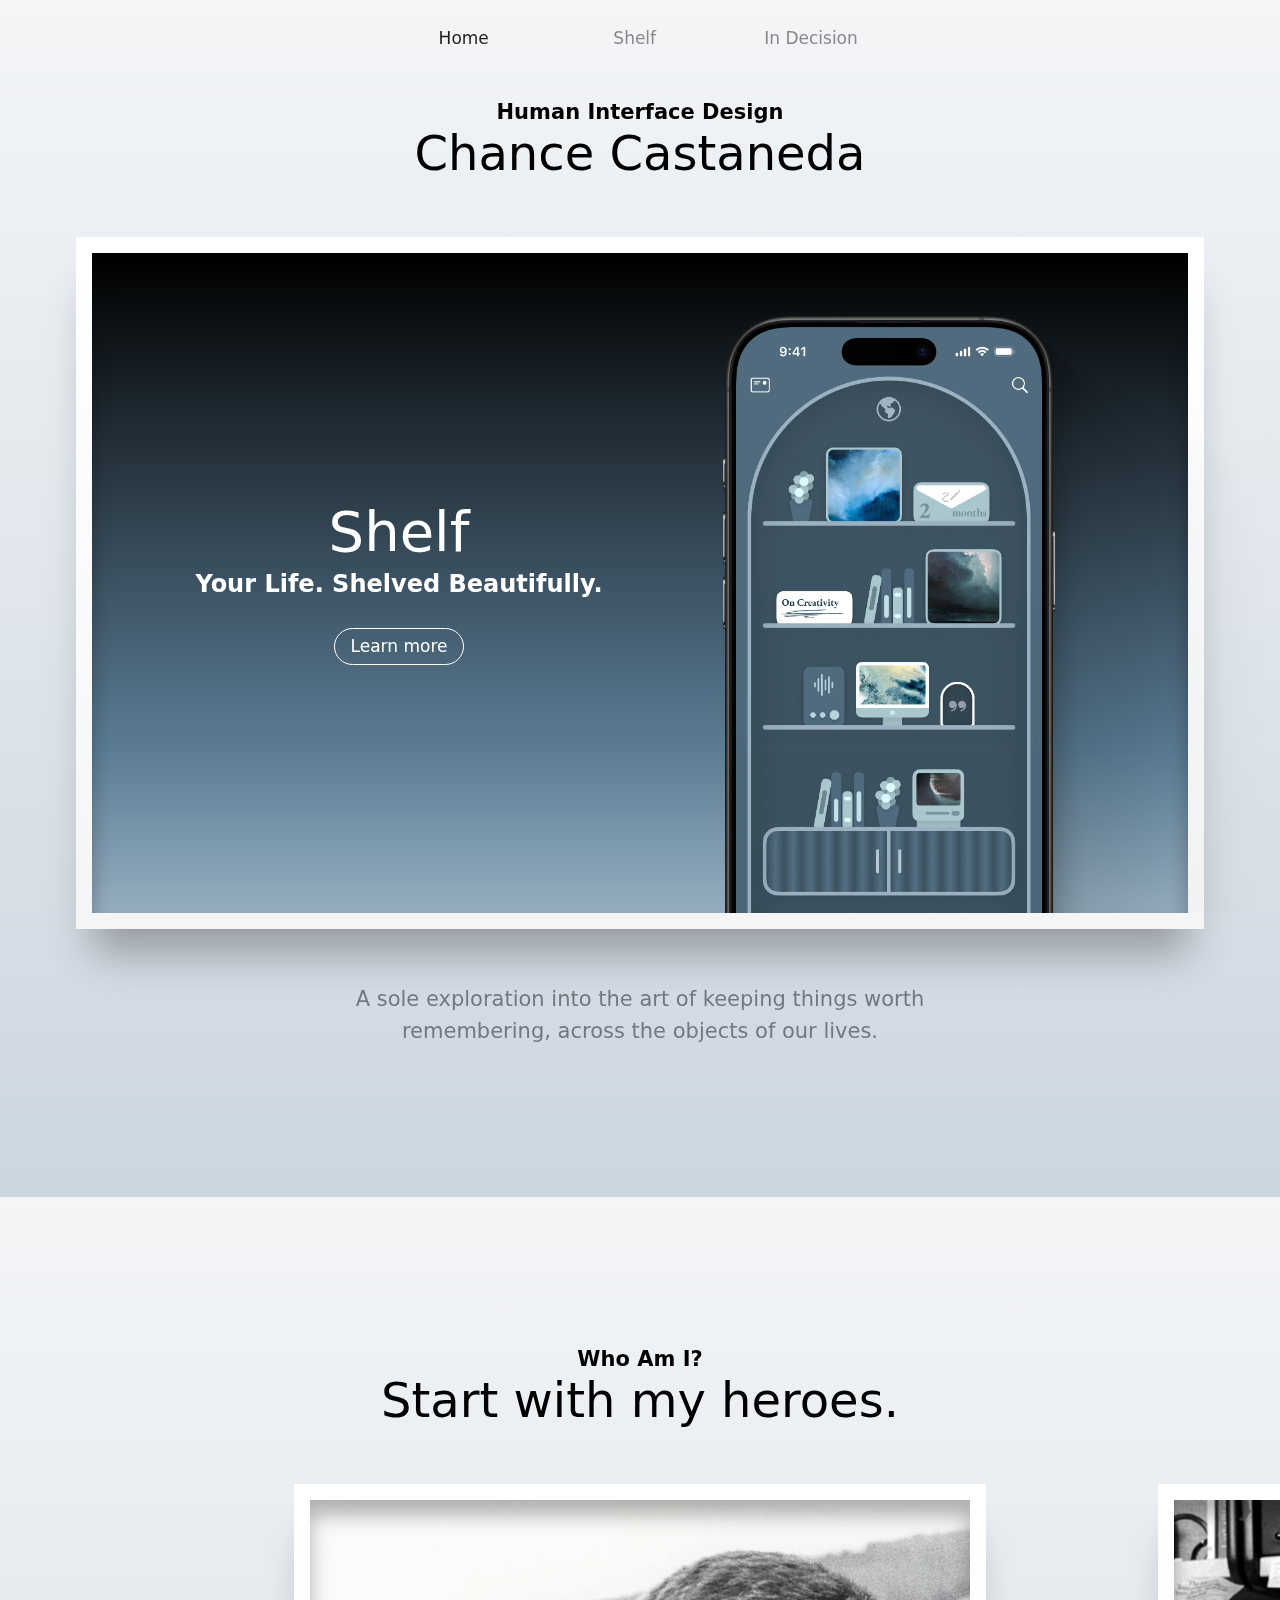
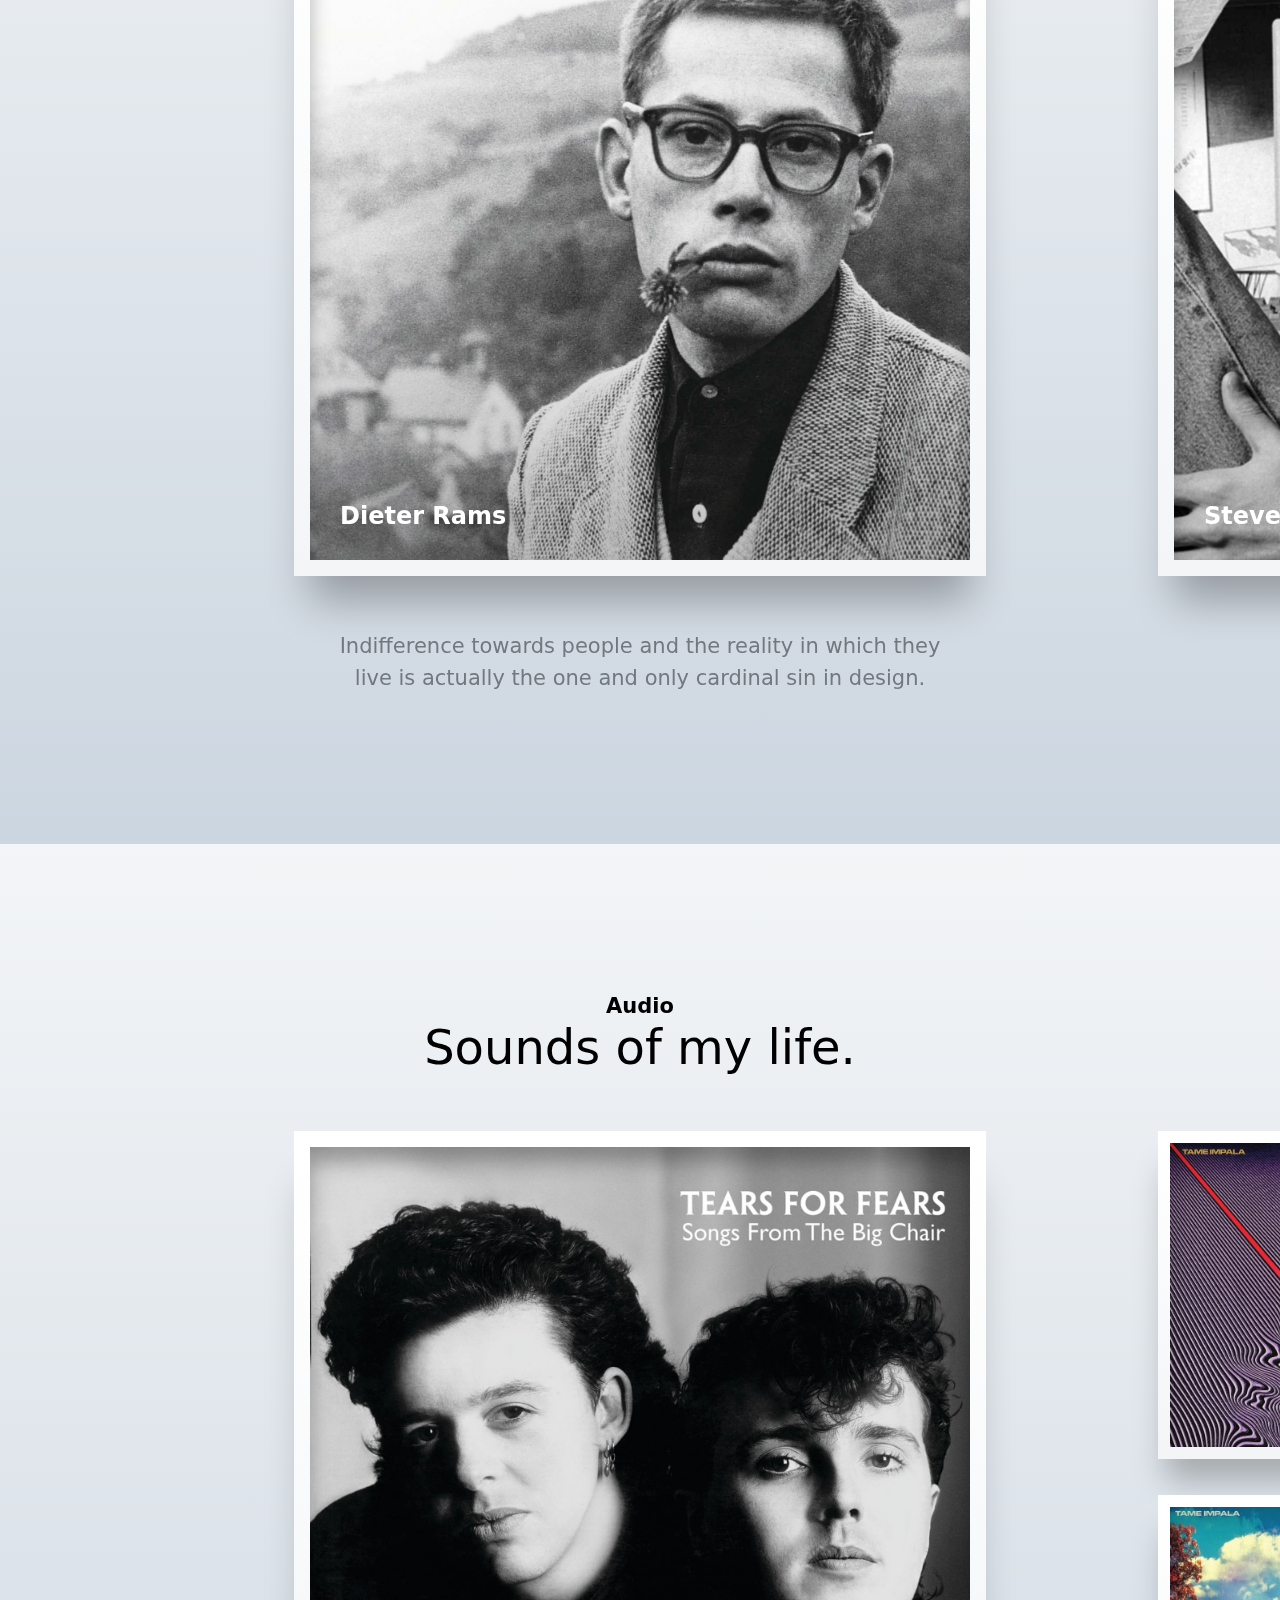
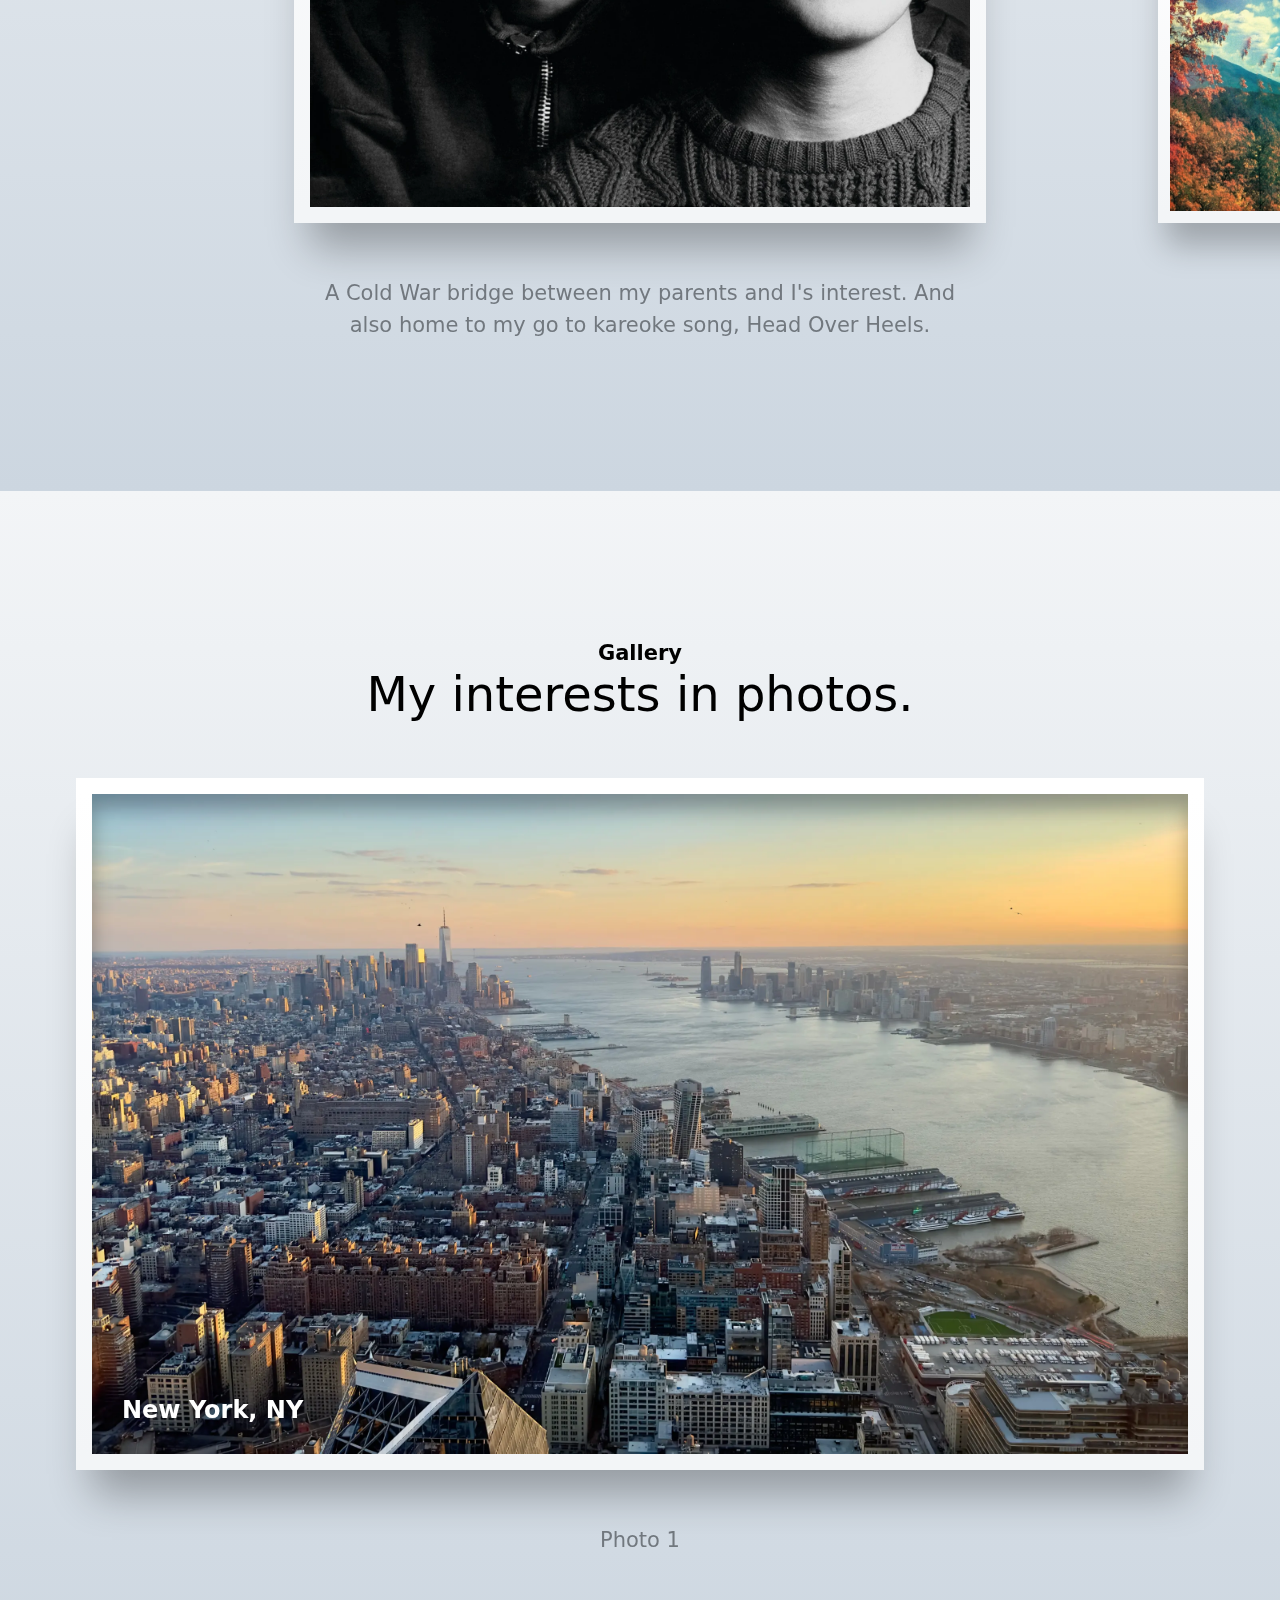
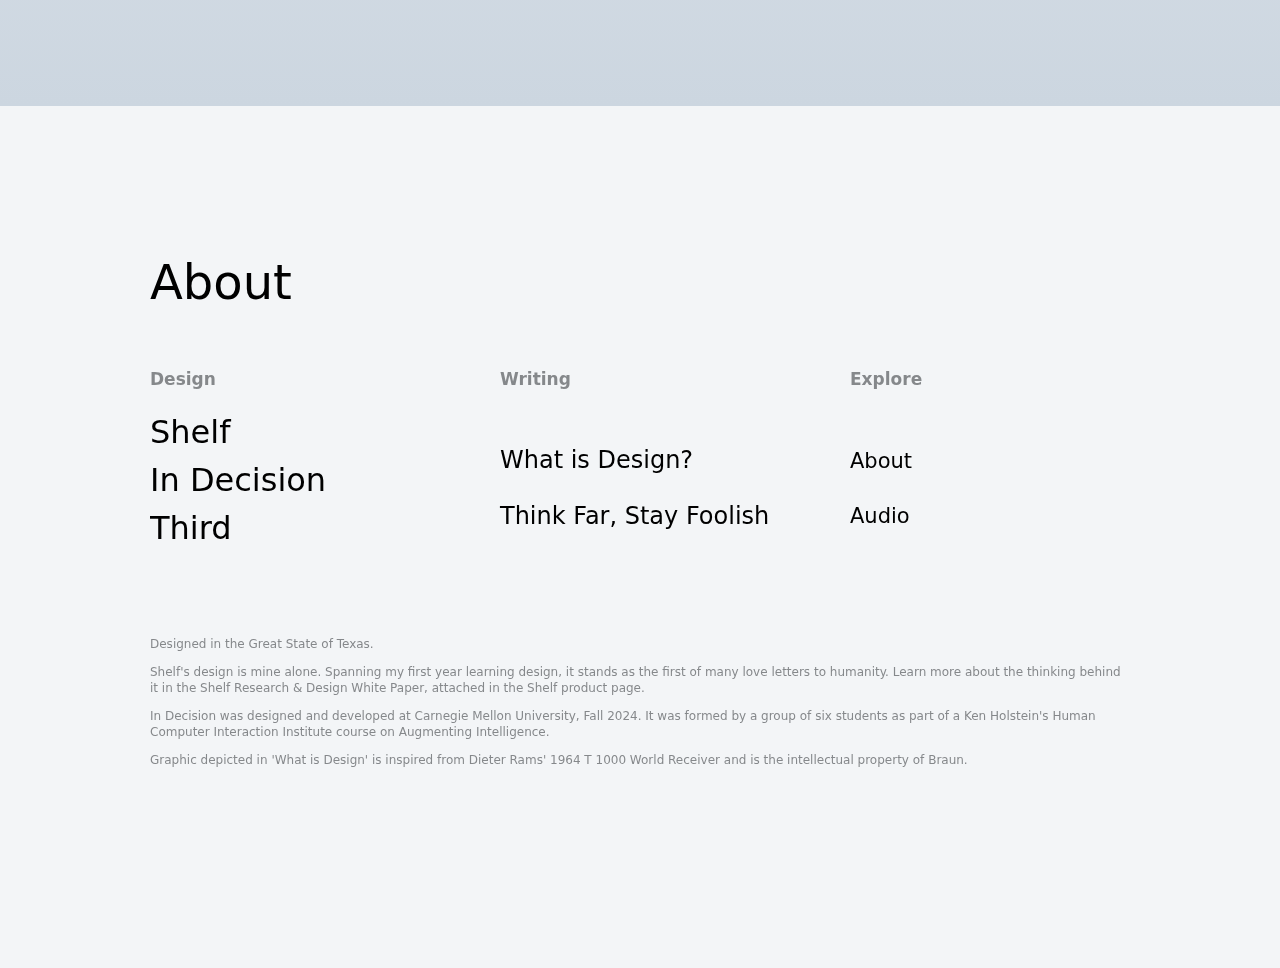
<file: index.html>
<!DOCTYPE html>
<html lang="en">

<head>
    <meta charset="UTF-8">
    <meta name="viewport" content="width=device-width, initial-scale=1.0">
    <title>Chance Castaneda</title>
    <link rel="stylesheet" href="css/system.css">
    <link rel="stylesheet" href="css/home.css">
    <meta name="theme-color" content="#F3F5F7">
    <script src="js/home.js" defer></script>
    <!-- <link rel="icon" href="im/main/home-icon.webp" type="image/webp"> -->
</head>

<body>
    <nav>
        <a class="selected" href="index.html">Home</a>
        <a href="shelf.html">Shelf</a>
        <a href="indecision.html">In Decision</a>
    </nav>
    <section class="exhibit landscape me">
        <div class="view">
            <div class="eyebrow">
                <h5>Human Interface Design</h5>
                <h2>Chance Castaneda</h2>
            </div>
            <div class="wall">
                <a class="shelf"
                    data-text="A sole exploration into the art of keeping things worth remembering, across the objects of our lives.">
                    <div class="text">
                        <div class="eyebrow">
                            <h1>Shelf</h1>
                            <h5>Your Life. Shelved Beautifully.</h5>
                        </div>
                        <button>Learn more</button>
                    </div>
                    <div class="hold">
                        <img src="im/shelf/shelf.webp">
                    </div>
                </a>
                <a class="indecision"
                    data-text="Life doesn't ask us what we want. It presents us with options. Here's a way of trying to make the most of them.">
                    <div class="text">
                        <div class="eyebrow">
                            <h5>In Decision</h5>
                            <h1>The power to find clarity.</h1>
                        </div>
                        <button>Learn more</button>
                    </div>
                    <div class="hold">
                        <img src="im/indecision/indecision.webp">
                    </div>
                </a>
                <li class="clarity"
                    data-text="Approaches for a process in design. Learn more on this — and how I see the world — in the next two essays.">
                    <h3>Clarity, focus, care.</h3>
                </li>
                <a class="echo"
                    data-text="Ask 100 year questions, and act as if your heroes are speaking to you: an expression of my aggressive optimisim.">
                    <div class="text">
                        <div class="eyebrow">
                            <div>
                                <h4>Think Far, Stay Foolish.</h4>
                                <h3>Think Far, Stay Foolish.</h3>
                                <h2>Think Far, Stay Foolish.</h2>
                                <h1>Think Far, Stay Foolish.</h1>
                            </div>
                            <h5>A Guiding Ethos for the Next 100 Years</h5>
                        </div>
                        <button>Learn more</button>
                    </div>
                </a>
                <a class="design"
                    data-text="Requirements of design are constantly changing. The most important question is: what lasts, and why?">
                    <div class="text">
                        <div class="eyebrow">
                            <h1>What is Design?</h1>
                            <h5>Essential Principles</h5>
                        </div>
                        <button>Learn more</button>
                    </div>
                    <img src="im/essays/braun-w.webp">
                </a>
            </div>
            <p id="caption"></p>
        </div>
    </section>
    <section class="exhibit">
        <div class="view">
            <div class="eyebrow">
                <h5>Who Am I?</h5>
                <h2>Start with my heroes.</h2>
            </div>
            <div class="wall">
                <li class="rams"
                    data-text="Indifference towards people and the reality in which they live is actually the one and only cardinal sin in design.">
                    <h5>Dieter Rams</h5>
                </li>
                <li class="jobs"
                    data-text="We truly believe that by making something useful, empowering and beautiful, we express our love for humanity.">
                    <h5>Steve Jobs</h5>
                </li>
                <li class="ive"
                    data-text="We care, way beyond any sort of functional imperative. Ours is a victory for beauty, for purity — for giving a damn.">
                    <h5>Jony Ive</h5>
                </li>
                <li class="paglia"
                    data-text="Art isn't a luxury for any civilization. In an age of alluring, magical machines, a society that forgets art risks losing its soul.">
                    <h5>Camille Paglia</h5>
                </li>
            </div>
            <p id="caption"></p>
        </div>
    </section>
    <section class="exhibit audio">
        <div class="view">
            <div class="eyebrow">
                <h5>Audio</h5>
                <h2>Sounds of my life.</h2>
            </div>
            <div class="wall">
                <li class="tears"
                    data-text="A Cold War bridge between my parents and I's interest. And also home to my go to kareoke song, Head Over Heels.">
                </li>
                <li class="four"
                    data-text="An exercise in expansion — of sound, space, and the mind. My first masterclass on the human condition.">
                    <ul class="frames">
                        <li class="tame-1"></li>
                        <li class="tame-2"></li>
                        <li class="tame-3"></li>
                        <li class="tame-4"></li>
                    </ul>
                </li>
                <li class="inter"
                    data-text="A grandiose challenge to go further and see farther. It's enormity continues to keep my vision cosmic.">
                </li>
                <li class="four"
                    data-text="Sweeping, organic meloncholy brings out a teenage curiosity in me. What is this strange paradise?">
                    <ul class="frames">
                        <li class="bh-1"></li>
                        <li class="bh-2"></li>
                        <li class="bh-3"></li>
                        <li class="bh-4"></li>
                    </ul>
                </li>
                <li class="melody"
                    data-text="Glittery memories of studying late, midnight drives with friends, and slow walks in a redwood forest.">
                </li>
                <li class="four"
                    data-text="An Argentine new wave collection riding on a people's transition away from a decade of dictatorship.">
                    <ul class="frames">
                        <li class="arg-1"></li>
                        <li class="arg-2"></li>
                        <li class="arg-3"></li>
                        <li class="arg-4"></li>
                    </ul>
                </li>
                <li class="oblivion"
                    data-text="A masterclass in synth and string with epic scope, second only to Daft Punk's TRON. Contagious melodies — and fearful odds.">
                </li>
            </div>
            <p id="caption"></p>
        </div>
    </section>
    <section class="exhibit landscape">
        <div class="view">
            <div class="eyebrow">
                <h5>Gallery</h5>
                <h2>My interests in photos.</h2>
            </div>
            <div class="wall">
                <li class="ny" data-text="Photo 1">
                    <h5>New York, NY</h5>
                </li>
                <li class="sf" data-text="Photo 2">
                    <h5>San Fransisco, CA</h5>
                </li>
                <li class="atx" data-text="Photo 3">
                    <h5>Austin, TX</h5>
                </li>
                <li class="md" data-text="Photo 4">
                    <h5>Mendoza, Argentina</h5>
                </li>
                <li class="gt" data-text="Photo 5">
                    <h5>Grand Tetons, WY</h5>
                </li>
            </div>
            <p id="caption"></p>
        </div>
    </section>
    <footer>
        <div class="view">
            <a>
                <h1>About</h1>
            </a>
            <div class="subs">
                <div class="sub">
                    <h5>Design</h5>
                    <div class="su">
                        <a>
                            <h2>Shelf</h2>
                        </a>
                        <a>
                            <h2>In Decision</h2>
                        </a>
                        <a>
                            <h2>Third</h2>
                        </a>
                    </div>
                </div>
                <div class="sub">
                    <h5>Writing</h5>
                    <div class="su">
                        <a>
                            <h3>What is Design?</h3>
                        </a>
                        <a>
                            <h3>Think Far, Stay Foolish</h3>
                        </a>
                    </div>
                </div>
                <div class="sub">
                    <h5>Explore</h5>
                    <div class="su">
                        <a>
                            <h4>About</h4>
                        </a>
                        <a>
                            <h4>Audio</h4>
                        </a>
                    </div>
                </div>
            </div>
        </div>
        <div class="view caption">
            <p>Designed in the Great State of Texas.</p>
            <p>Shelf's design is mine alone. Spanning my first year learning design, it stands as the first of many love
                letters to humanity. Learn more about the thinking behind it in the Shelf Research & Design White
                Paper, attached in the Shelf product page.</p>
            <p>In Decision was designed and developed at Carnegie Mellon University, Fall 2024. It was formed by a
                group of six students as part of a Ken Holstein's Human Computer Interaction Institute course on
                Augmenting Intelligence.</p>
            <p>Graphic depicted in 'What is Design' is inspired from Dieter Rams' 1964 T 1000 World Receiver and is the
                intellectual property of Braun.</p>
        </div>
    </footer>
</body>

</html>
</file>
<file: css/system.css>
* {
    box-sizing: border-box;
    background-size: cover;
    background-position: center;
    background-repeat: no-repeat;

    h1,
    h2,
    h3,
    h4,
    h5,
    p {
        margin: 0;
        margin-block-start: 0;
        margin-block-end: 0;
        height: fit-content;
    }

    a {
        text-decoration: none;
    }

    svg {
        fill: inherit;
    }

    button {
        outline: none;
        border: none;
        font-family: -apple-system, BlinkMacSystemFont, 'Inter', "system-ui", sans-serif;
        display: flex;
        justify-content: center;
        align-items: center;
        background: none;
        -webkit-tap-highlight-color: transparent;
    }
}

:root {
    --primary: #1D1E1F;
    --secondary: rgb(60, 64, 67, 0.6);
    --primary-d: #FFF;
    --secondary-d: rgb(230, 236, 242, 0.6);
}

body,
section,
footer,
.view {
    display: flex;
    margin: 0;
    padding: 0;
    font-family: -apple-system, BlinkMacSystemFont, 'Inter', "system-ui", sans-serif;
    -webkit-font-smoothing: antialiased;
    text-rendering: optimizeLegibility;
    width: 100vw;
    position: relative;
    align-items: center;
    flex-direction: column;

    section {
        overflow-x: hidden;
    }

    .view {
        width: 980px;
    }

    .text {
        display: flex;
        gap: 30px;
        flex-direction: column;
        align-items: center;
        height: fit-content;
        z-index: 1;

        .eyebrow {
            display: flex;
            gap: 8px;
            flex-direction: column;
            align-items: center;
        }
    }

    .row {
        display: flex;
        flex-direction: row;
    }

    footer {
        display: grid;
        justify-content: center;
        gap: 90px;
        padding-block: 150px 200px;

        .view {
            gap: 60px;
            overflow-y: hidden;
            align-items: flex-start;

            a {
                transition: all 0.3s ease;
            }

            a:hover {
                cursor: pointer;
                color: #3F86C6;
            }

            .subs {
                display: grid;
                grid-template-columns: 1fr 1fr 0.8fr;
                width: 100%;

                .sub {
                    display: grid;
                    gap: 24px;

                    .su {
                        display: grid;
                        gap: 12px;
                    }
                }
            }

            h1,
            h2,
            h3,
            h4 {
                font-weight: 400;
            }

            h1 {
                font-size: 48px;
                line-height: 52px;
            }

            h2 {
                font-size: 32px;
                line-height: 36px;
            }

            h3 {
                font-size: 24px;
                line-height: 28px;
            }

            h4 {
                font-size: 21px;
                line-height: 25px;
            }

            h5 {
                font-size: 17px;
                line-height: 22px;
                color: var(--secondary);
                font-weight: 600;
            }
        }

        .caption {
            gap: 12px;
            color: var(--secondary);

            p {
                font-size: 12px;
                line-height: 16px;
            }
        }
    }
}

nav {
    display: flex;
    padding: 4px;
    gap: 56px;
    border-radius: 15px;
    position: absolute;
    top: 16px;
    left: 50%;
    transform: translateX(-50%);
    z-index: 3;

    a {
        padding: 8px 16px;
        color: var(--secondary);
        font-size: 17px;
        align-items: center;
        transition: all 0.3s ease;
        min-width: 115px;
        text-align: center;
    }

    a:hover {
        color: var(--primary);
    }

    .selected {
        color: var(--primary);
    }
}

nav.dark {

    a {
        color: var(--secondary-d);
    }

    a:hover {
        color: var(--primary-d);
    }

    .selected {
        color: var(--primary-d);
    }
}
</file>
<file: css/home.css>
body {
    background: #F3F5F7;

    section {
        text-align: center;

        h5 {
            font-size: 21px;
            line-height: 25px;
            font-weight: 600;
        }

        h1 {
            font-size: 56px;
            line-height: 60px;
            font-weight: 400;
        }

        h2 {
            font-size: 48px;
            line-height: 56px;
            font-weight: 400;
        }

        h3 {
            font-size: 96px;
            line-height: 104px;
            font-weight: 400;
            background: linear-gradient(to right, #305C88, #00204C, #305C88);
            -webkit-background-clip: text;
            -webkit-text-fill-color: transparent;
            text-fill-color: transparent;
        }

        p {
            font-size: 21px;
            line-height: 32px;
            color: var(--secondary);
            mix-blend-mode: multiply;
        }
    }
}

.exhibit {
    padding-block: 150px 150px;
    background: linear-gradient(to bottom, #F3F5F7, #CCD6E0);

    .view {
        gap: 56px;
    }

    .wall {
        display: flex;
        width: 100vw;
        gap: 172px;
        scroll-padding: 0 calc((100vw - 692px)/2);
        padding-inline: calc((100vw - 692px)/2);
        padding-block: 0px 90px;
        overflow: scroll;
        scroll-snap-type: x mandatory;
        margin-bottom: -92px;

        h5 {
            font-size: 24px;
            line-height: 28px;
            font-weight: 600;
        }
    }

    .wall::-webkit-scrollbar {
        display: none;
    }

    li,
    a {
        display: flex;
        padding: 30px;
        align-items: flex-end;
        justify-content: flex-start;
        list-style: none;
        min-width: 692px;
        height: 692px;
        border: 16px solid;
        border-image: linear-gradient(to bottom, #FFFFFF, #F3F5F7) 1;
        scroll-snap-align: start;
        box-shadow: 0 40px 40px -16px rgba(0, 0, 0, 0.3),
            inset 0 15px 20px rgba(0, 0, 0, 0.3);

        h5 {
            color: var(--primary-d)
        }
    }

    a {
        cursor: pointer;
    }

    .rams {
        background-image: url("../im/heroes/rams.webp");
    }

    .jobs {
        background-image: url("../im/heroes/jobs.webp");
    }

    .ive {
        background-image: url("../im/heroes/ive.webp");
    }

    .paglia {
        background-image: url("../im/heroes/paglia.webp");
    }

    p {
        max-width: 640px;
        text-align: center;
    }
}

.exhibit:focus {
    outline: none;
}

.landscape {
    .view {
        .wall {
            scroll-padding: 0 calc((100vw - 1128px)/2);
            padding-inline: calc((100vw - 1128px)/2);

            li,
            a {
                min-width: 1128px;
            }

            .ny {
                background-image: url("../im/interests/ny.webp");
            }

            .sf {
                background-image: url("../im/interests/sf.webp");
            }

            .atx {
                background-image: url("../im/interests/atx.webp");
            }

            .md {
                background-image: url("../im/interests/md.webp");
            }

            .gt {
                background-image: url("../im/interests/gt.webp");
            }
        }
    }

}

.me {
    padding-block: 100px 150px;

    li,
    a {
        align-items: center;
        justify-content: center;
        background-color: white;
        gap: 60px;

        button {
            font-size: 17px;
            line-height: 21px;
            font-weight: 500;
            padding: 7px 16px;
            border-radius: 100px;
            border: 1.5px solid var(--primary);
            width: fit-content;
            transition: all 0.3s ease;
        }

        button:hover {
            color: var(--primary-d);
            background: var(--primary);
            border: 1.5px solid var(--primary);
            cursor: pointer;
        }

        h5 {
            color: var(--primary);
        }
    }

    a.shelf {
        background: linear-gradient(to bottom, #000 0%, #5B7C94 75%, #96AEBF 100%);
        color: var(--primary-d);
        gap: 120px;
        padding-right: 60px;
        padding-block: 0px;

        button {
            color: var(--primary-d);
            border: 1.5px solid var(--primary-d);
        }

        button:hover {
            color: var(--primary);
            background: var(--primary-d);
            border: 1.5px solid var(--primary-d);
        }

        .hold {
            display: flex;
            max-width: 332px;
            justify-content: center;
            align-items: end;
            height: 100%;

            img {
                max-width: 744px;
            }
        }

        h5 {
            color: var(--primary-d);
        }
    }

    a.indecision {
        padding-top: 60px;
        flex-direction: column;
        justify-content: flex-start;
        gap: 40px;
        overflow: hidden;
        background:
            linear-gradient(to bottom right, rgba(244, 240, 255, 1) 0%, rgba(244, 240, 255, 0) 100%),
            linear-gradient(to bottom left, rgba(255, 240, 242, 1) 0%, rgba(255, 240, 242, 0) 100%),
            #ffffff;

        img {
            max-width: 1040px;
        }
    }

    li.clarity {
        background-image: url("../im/audio/clarity.webp");
    }

    a.echo {
        justify-content: center;

        h1,
        h2,
        h3,
        h4 {
            background: linear-gradient(to bottom right, #3F86C6, #8370B4);
            -webkit-background-clip: text;
            -webkit-text-fill-color: transparent;
            background-clip: text;
            text-fill-color: transparent;
            font-weight: 400;
        }

        h1 {
            font-size: 72px;
            line-height: 76px;
        }

        h2 {
            font-size: 56px;
            line-height: 60px;
            filter: blur(0.5px);
            opacity: 0.6;
            margin-bottom: -4px;
        }

        h3 {
            font-size: 44px;
            line-height: 48px;
            filter: blur(1px);
            opacity: 0.3;
            margin-bottom: -4px;
        }

        h4 {
            font-size: 36px;
            line-height: 40px;
            filter: blur(1.5px);
            opacity: 0.15;
            margin-bottom: -4px;
        }
    }

    a.design img {
        max-width: 516px;
    }
}

.audio {

    .four {
        padding: 0;
        border: none;
        box-shadow: none;

        .frames {
            list-style: none;
            display: grid;
            margin: 0;
            padding: 0;
            grid-template-columns: 1fr 1fr;
            column-gap: 36px;
            row-gap: 36px;

            li {
                border: 12px solid;
                border-image: linear-gradient(to bottom, #FFFFFF, #F3F5F7) 1;
                min-width: 328px;
                height: 328px;
                box-shadow: 0 30px 30px -8px rgba(0, 0, 0, 0.26),
                    inset 0 10px 25px rgba(0, 0, 0, 0.26);
                scroll-snap-align: unset;
            }
        }
    }

    .tears {
        background-image: url("../im/audio/tears.webp");
    }

    .tame-1 {
        background-image: url("../im/audio/tame-1.webp");
    }

    .tame-2 {
        background-image: url("../im/audio/tame-2.webp");
    }

    .tame-3 {
        background-image: url("../im/audio/tame-3.webp");
    }

    .tame-4 {
        background-image: url("../im/audio/tame-4.webp");
    }

    .tears {
        background-image: url("../im/audio/tears.webp");
    }

    .inter {
        background-image: url("../im/audio/inter.webp");
    }

    .bh-1 {
        background-image: url("../im/audio/bh-1.webp");
    }

    .bh-2 {
        background-image: url("../im/audio/bh-2.webp");
    }

    .bh-3 {
        background-image: url("../im/audio/bh-3.webp");
    }

    .bh-4 {
        background-image: url("../im/audio/bh-4.webp");
    }

    .melody {
        background-image: url("../im/audio/melody.webp");
    }

    .arg-1 {
        background-image: url("../im/audio/arg-1.webp");
    }

    .arg-2 {
        background-image: url("../im/audio/arg-2.webp");
    }

    .arg-3 {
        background-image: url("../im/audio/arg-3.webp");
    }

    .arg-4 {
        background-image: url("../im/audio/arg-4.webp");
    }

    .oblivion {
        background-image: url("../im/audio/oblivion.webp");
    }
}
</file>
